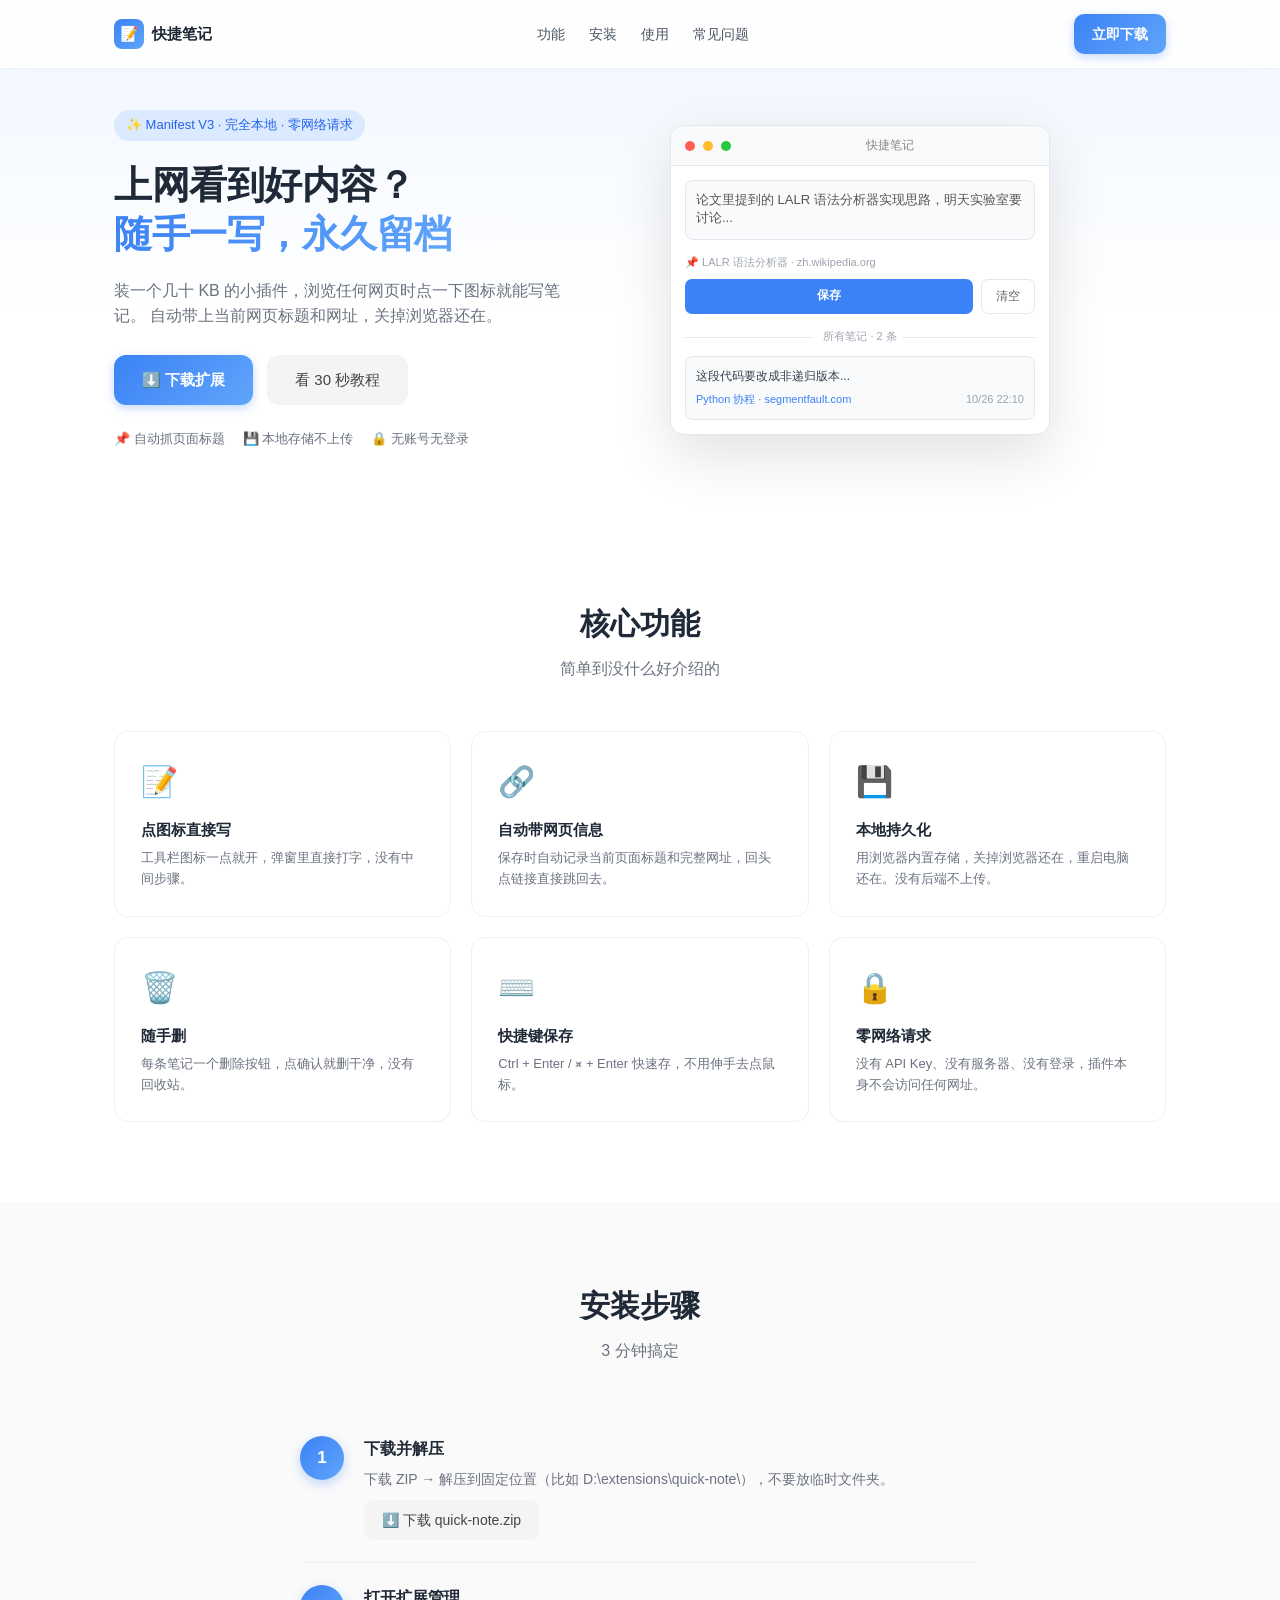
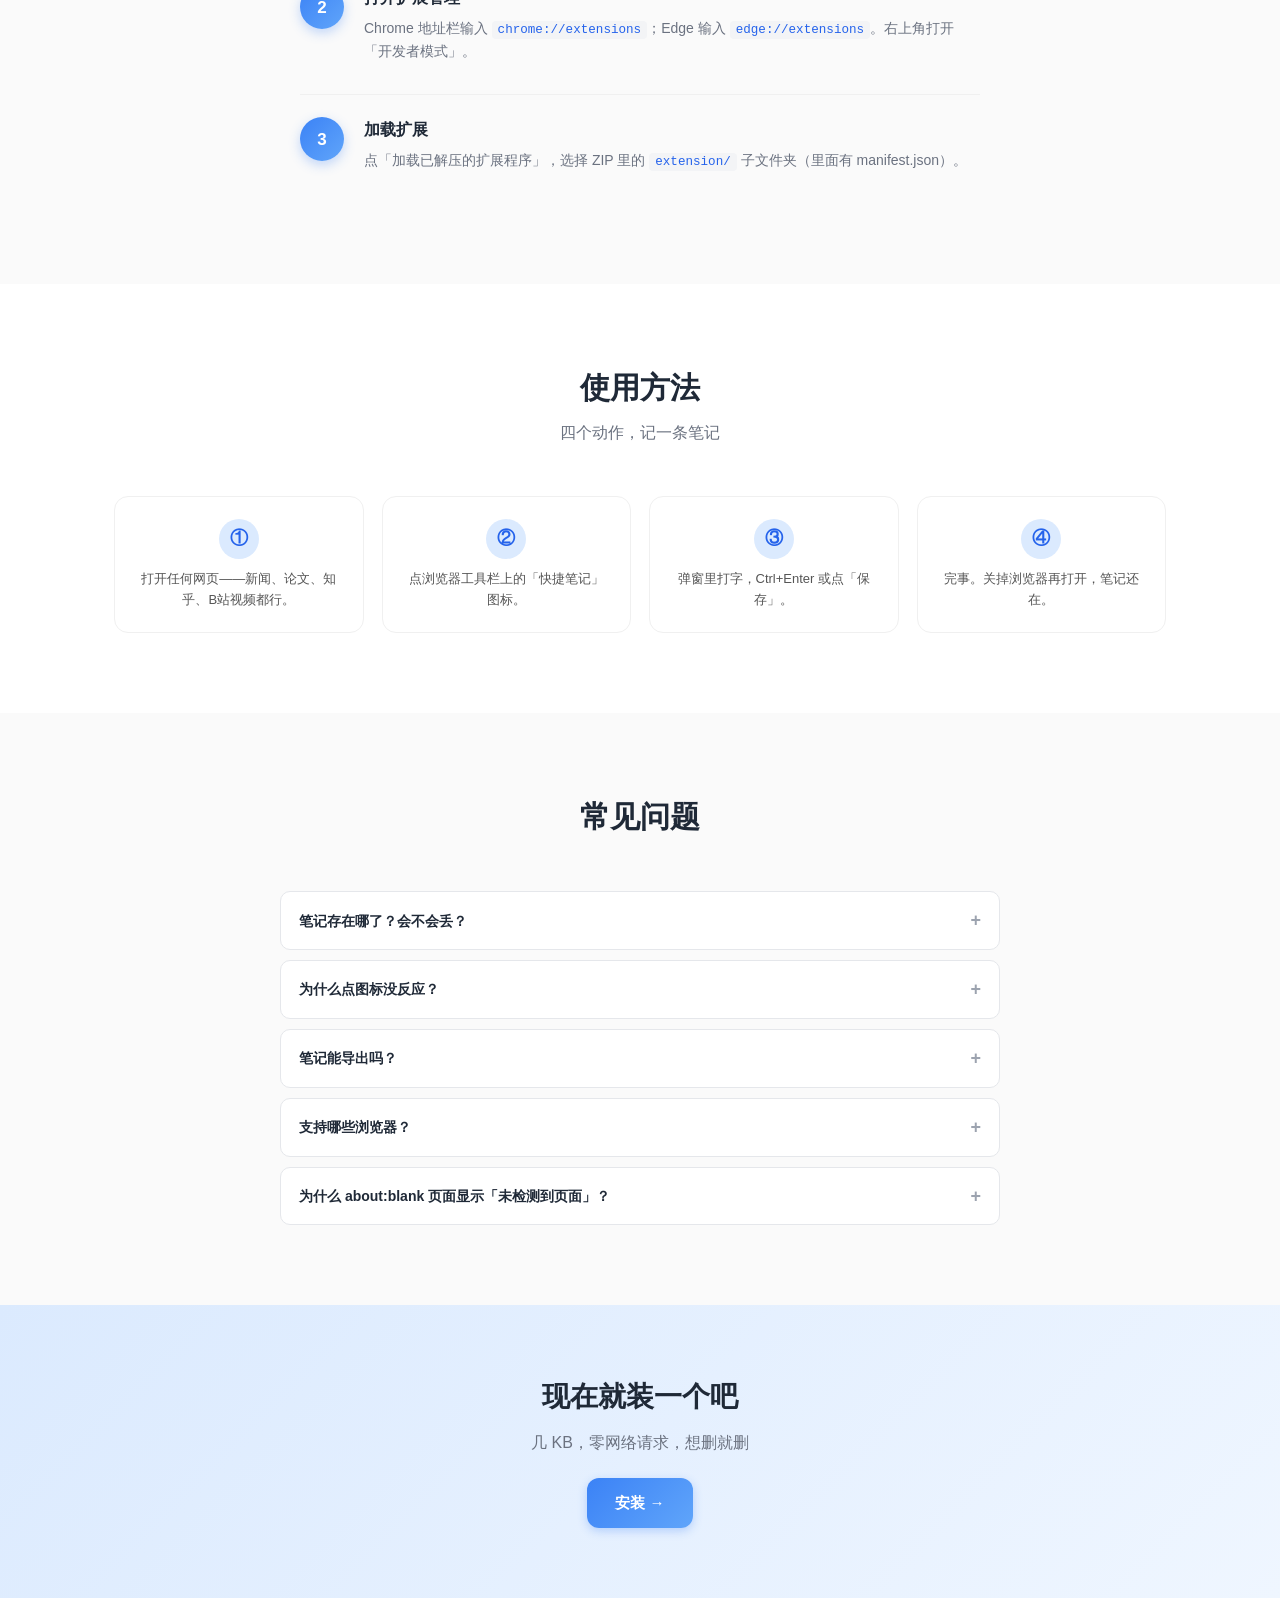
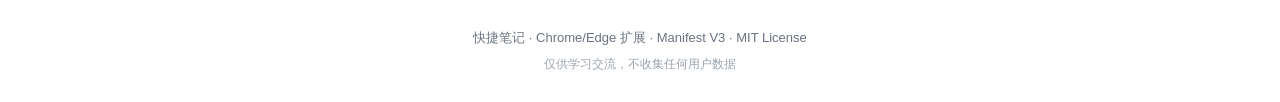
<file: docs/index.html>
<!DOCTYPE html>
<html lang="zh-CN">
<head>
  <meta charset="UTF-8">
  <meta name="viewport" content="width=device-width, initial-scale=1.0">
  <title>快捷笔记 · 上网随手记的浏览器插件</title>
  <meta name="description" content="免费 Chrome/Edge 扩展，上网浏览时随手记笔记，自动带当前网页标题和网址，本地存储不上传。">
  <link rel="stylesheet" href="style.css">
</head>
<body>

  <!-- Nav -->
  <nav class="nav">
    <div class="nav-inner">
      <a href="#" class="nav-brand">
        <div class="nav-logo">📝</div>
        <span>快捷笔记</span>
      </a>
      <ul class="nav-links">
        <li><a href="#features">功能</a></li>
        <li><a href="#install">安装</a></li>
        <li><a href="#usage">使用</a></li>
        <li><a href="#faq">常见问题</a></li>
      </ul>
      <a href="#install" class="btn-primary">立即下载</a>
    </div>
  </nav>

  <!-- Hero -->
  <section class="hero">
    <div class="container">
      <div class="hero-content">
        <span class="badge">✨ Manifest V3 · 完全本地 · 零网络请求</span>
        <h1>上网看到好内容？<br><span class="highlight">随手一写，永久留档</span></h1>
        <p class="hero-desc">
          装一个几十 KB 的小插件，浏览任何网页时点一下图标就能写笔记。
          自动带上当前网页标题和网址，关掉浏览器还在。
        </p>
        <div class="hero-cta">
          <a href="#install" class="btn-primary btn-lg">⬇️ 下载扩展</a>
          <a href="#usage" class="btn-ghost btn-lg">看 30 秒教程</a>
        </div>
        <div class="hero-meta">
          <span>📌 自动抓页面标题</span>
          <span>💾 本地存储不上传</span>
          <span>🔒 无账号无登录</span>
        </div>
      </div>
      <div class="hero-visual">
        <div class="mock-popup">
          <div class="mock-popup-header">
            <span class="mock-dot mock-dot-r"></span>
            <span class="mock-dot mock-dot-y"></span>
            <span class="mock-dot mock-dot-g"></span>
            <span class="mock-title">快捷笔记</span>
          </div>
          <div class="mock-popup-body">
            <textarea class="mock-textarea" disabled>论文里提到的 LALR 语法分析器实现思路，明天实验室要讨论...</textarea>
            <div class="mock-meta">📌 LALR 语法分析器 · zh.wikipedia.org</div>
            <div class="mock-actions">
              <div class="mock-btn-save">保存</div>
              <div class="mock-btn-clear">清空</div>
            </div>
            <div class="mock-divider"><span>所有笔记 · 2 条</span></div>
            <div class="mock-note">
              <div class="mock-note-text">这段代码要改成非递归版本...</div>
              <div class="mock-note-foot">
                <a class="mock-link" href="#">Python 协程 · segmentfault.com</a>
                <span class="mock-time">10/26 22:10</span>
              </div>
            </div>
          </div>
        </div>
      </div>
    </div>
  </section>

  <!-- Features -->
  <section class="section" id="features">
    <div class="container">
      <div class="section-header">
        <h2>核心功能</h2>
        <p>简单到没什么好介绍的</p>
      </div>
      <div class="features-grid">

        <div class="feature-card">
          <div class="feature-icon">📝</div>
          <h3>点图标直接写</h3>
          <p>工具栏图标一点就开，弹窗里直接打字，没有中间步骤。</p>
        </div>

        <div class="feature-card">
          <div class="feature-icon">🔗</div>
          <h3>自动带网页信息</h3>
          <p>保存时自动记录当前页面标题和完整网址，回头点链接直接跳回去。</p>
        </div>

        <div class="feature-card">
          <div class="feature-icon">💾</div>
          <h3>本地持久化</h3>
          <p>用浏览器内置存储，关掉浏览器还在，重启电脑还在。没有后端不上传。</p>
        </div>

        <div class="feature-card">
          <div class="feature-icon">🗑️</div>
          <h3>随手删</h3>
          <p>每条笔记一个删除按钮，点确认就删干净，没有回收站。</p>
        </div>

        <div class="feature-card">
          <div class="feature-icon">⌨️</div>
          <h3>快捷键保存</h3>
          <p>Ctrl + Enter / ⌘ + Enter 快速存，不用伸手去点鼠标。</p>
        </div>

        <div class="feature-card">
          <div class="feature-icon">🔒</div>
          <h3>零网络请求</h3>
          <p>没有 API Key、没有服务器、没有登录，插件本身不会访问任何网址。</p>
        </div>

      </div>
    </div>
  </section>

  <!-- Install -->
  <section class="section section-alt" id="install">
    <div class="container">
      <div class="section-header">
        <h2>安装步骤</h2>
        <p>3 分钟搞定</p>
      </div>
      <ol class="steps">
        <li class="step">
          <div class="step-num">1</div>
          <div class="step-body">
            <h3>下载并解压</h3>
            <p>下载 ZIP → 解压到固定位置（比如 D:\extensions\quick-note\），不要放临时文件夹。</p>
            <a class="btn-ghost" href="quick-note.zip" download>⬇️ 下载 quick-note.zip</a>
          </div>
        </li>
        <li class="step">
          <div class="step-num">2</div>
          <div class="step-body">
            <h3>打开扩展管理</h3>
            <p>Chrome 地址栏输入 <code>chrome://extensions</code>；Edge 输入 <code>edge://extensions</code>。右上角打开「开发者模式」。</p>
          </div>
        </li>
        <li class="step">
          <div class="step-num">3</div>
          <div class="step-body">
            <h3>加载扩展</h3>
            <p>点「加载已解压的扩展程序」，选择 ZIP 里的 <code>extension/</code> 子文件夹（里面有 manifest.json）。</p>
          </div>
        </li>
      </ol>
    </div>
  </section>

  <!-- Usage -->
  <section class="section" id="usage">
    <div class="container">
      <div class="section-header">
        <h2>使用方法</h2>
        <p>四个动作，记一条笔记</p>
      </div>
      <div class="usage-grid">
        <div class="usage-step">
          <div class="u-num">①</div>
          <p>打开任何网页——新闻、论文、知乎、B站视频都行。</p>
        </div>
        <div class="usage-step">
          <div class="u-num">②</div>
          <p>点浏览器工具栏上的「快捷笔记」图标。</p>
        </div>
        <div class="usage-step">
          <div class="u-num">③</div>
          <p>弹窗里打字，Ctrl+Enter 或点「保存」。</p>
        </div>
        <div class="usage-step">
          <div class="u-num">④</div>
          <p>完事。关掉浏览器再打开，笔记还在。</p>
        </div>
      </div>
    </div>
  </section>

  <!-- FAQ -->
  <section class="section section-alt" id="faq">
    <div class="container">
      <div class="section-header">
        <h2>常见问题</h2>
      </div>
      <div class="faq-list">
        <details class="faq-item">
          <summary>笔记存在哪了？会不会丢？</summary>
          <p>存在浏览器本地存储（chrome.storage.local），关掉浏览器、重启电脑都不会丢。但卸载扩展时会一起清掉，也不会跨浏览器同步（Chrome 和 Edge 存储是独立的）。</p>
        </details>
        <details class="faq-item">
          <summary>为什么点图标没反应？</summary>
          <p>大概率是加载时选了错的文件夹——必须选 <code>extension/</code> 子目录（里面有 manifest.json），不是整个项目根目录。重载后再试。</p>
        </details>
        <details class="faq-item">
          <summary>笔记能导出吗？</summary>
          <p>目前版本没做导出功能。要备份可以手动复制重要内容。后续版本会加导出 JSON/Markdown。</p>
        </details>
        <details class="faq-item">
          <summary>支持哪些浏览器？</summary>
          <p>任何 Chromium 内核的浏览器：Chrome、Edge、360、QQ 浏览器、Vivaldi 等。Firefox 不支持（用的是 WebExtensions 不同 API）。</p>
        </details>
        <details class="faq-item">
          <summary>为什么 about:blank 页面显示「未检测到页面」？</summary>
          <p>新标签页内部地址 chrome:// / edge:// / about:blank 这些页面 tab.query 拿不到 title 和 url，所以显示这个，属于正常现象。</p>
        </details>
      </div>
    </div>
  </section>

  <!-- CTA -->
  <section class="cta">
    <div class="container">
      <h2>现在就装一个吧</h2>
      <p>几 KB，零网络请求，想删就删</p>
      <a href="#install" class="btn-primary btn-lg">安装 →</a>
    </div>
  </section>

  <footer class="footer">
    <div class="container">
      <p>快捷笔记 · Chrome/Edge 扩展 · Manifest V3 · MIT License</p>
      <p class="muted">仅供学习交流，不收集任何用户数据</p>
    </div>
  </footer>

  <script src="script.js"></script>
</body>
</html>
</file>
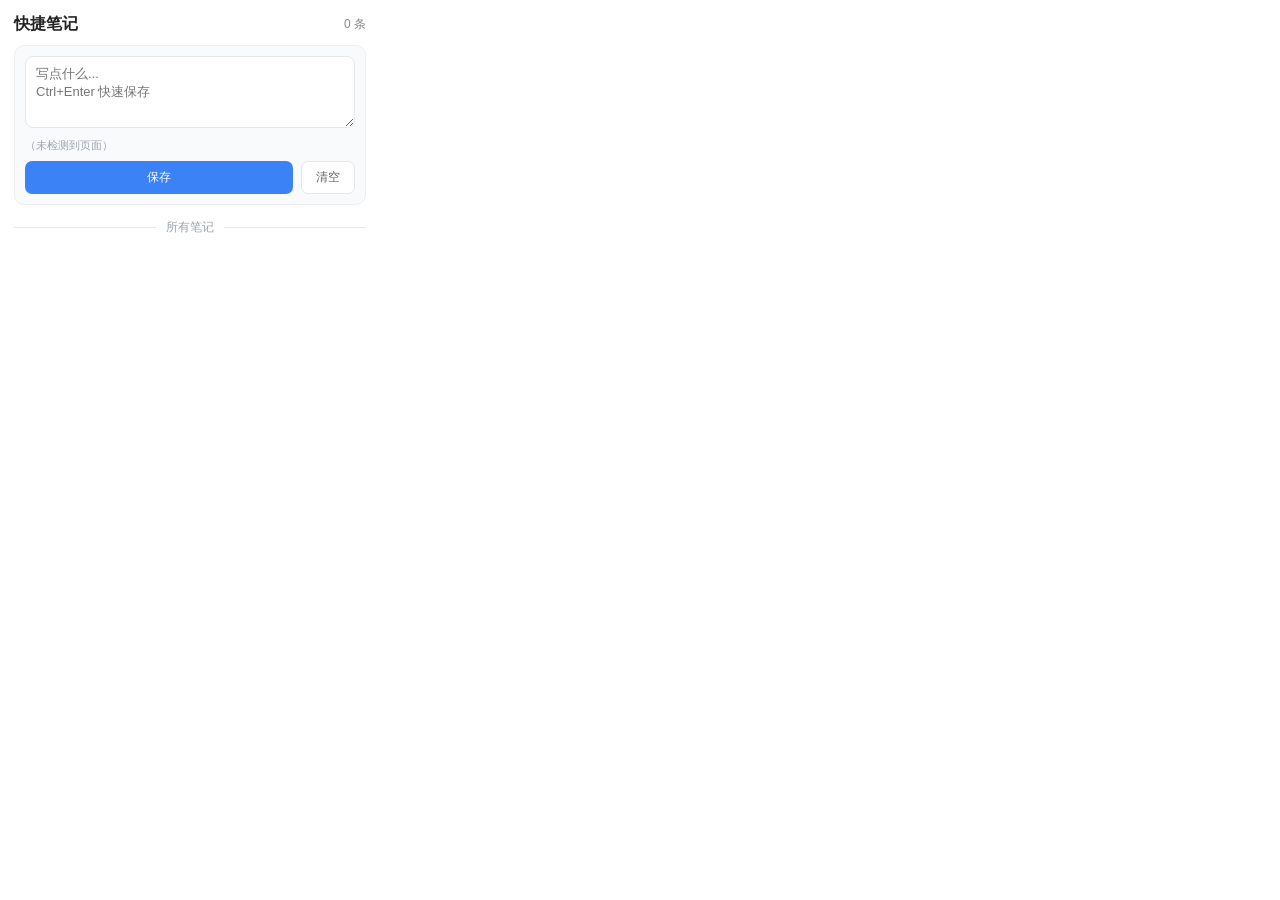
<file: extension/popup.html>
<!DOCTYPE html>
<html lang="zh-CN">
<head>
  <meta charset="UTF-8">
  <title>快捷笔记</title>
  <link rel="stylesheet" href="popup.css">
</head>
<body>
  <header class="top">
    <h1>快捷笔记</h1>
    <span id="count" class="count">0 条</span>
  </header>

  <!-- 输入区 -->
  <section class="input-box">
    <textarea id="noteInput" placeholder="写点什么...&#10;Ctrl+Enter 快速保存"></textarea>
    <div class="input-meta" id="meta">加载当前页面信息...</div>
    <div class="input-actions">
      <button id="saveBtn" class="btn btn-save">保存</button>
      <button id="clearInput" class="btn btn-ghost">清空</button>
    </div>
  </section>

  <div class="divider">
    <span>所有笔记</span>
  </div>

  <!-- 笔记列表 -->
  <section id="list" class="list"></section>
  <div id="empty" class="empty hidden">还没有笔记，先记一条吧～</div>

  <script src="popup.js"></script>
</body>
</html>
</file>
<file: docs/style.css>
* { box-sizing: border-box; margin: 0; padding: 0; }
html { scroll-behavior: smooth; }
body {
  font-family: -apple-system, BlinkMacSystemFont, "PingFang SC", "Microsoft YaHei", sans-serif;
  color: #1f2937; background: #fff; line-height: 1.6; -webkit-font-smoothing: antialiased;
}
a { text-decoration: none; color: inherit; }
code { background: #f3f4f6; color: #2563eb; padding: 2px 6px; border-radius: 4px; font-size: 0.9em; font-family: ui-monospace, monospace; }
.container { max-width: 1100px; margin: 0 auto; padding: 0 24px; }

/* Nav */
.nav {
  position: fixed; top: 0; left: 0; right: 0; z-index: 50;
  background: rgba(255,255,255,0.88); backdrop-filter: blur(12px);
  border-bottom: 1px solid rgba(0,0,0,0.05);
}
.nav-inner { max-width: 1100px; margin: 0 auto; padding: 14px 24px; display: flex; align-items: center; justify-content: space-between; gap: 20px; }
.nav-brand { display: flex; align-items: center; gap: 8px; font-weight: 700; font-size: 15px; }
.nav-logo {
  width: 30px; height: 30px; border-radius: 8px;
  background: linear-gradient(135deg, #3b82f6, #60a5fa);
  display: flex; align-items: center; justify-content: center; font-size: 15px;
}
.nav-links { display: flex; gap: 24px; list-style: none; }
.nav-links a { font-size: 14px; color: #4b5563; transition: color .2s; }
.nav-links a:hover { color: #2563eb; }

.btn-primary {
  display: inline-flex; align-items: center; gap: 6px;
  background: linear-gradient(135deg, #3b82f6, #60a5fa);
  color: #fff; padding: 9px 18px; border-radius: 10px; font-weight: 600; font-size: 14px;
  box-shadow: 0 3px 10px rgba(59,130,246,0.3); transition: all .2s ease; border: none; cursor: pointer;
  font-family: inherit;
}
.btn-primary:hover { transform: translateY(-1px); box-shadow: 0 5px 16px rgba(59,130,246,0.4); }
.btn-ghost {
  display: inline-flex; align-items: center; gap: 6px;
  background: #f4f4f5; color: #444; padding: 9px 18px; border-radius: 10px;
  font-weight: 500; font-size: 14px; transition: all .2s; border: none; cursor: pointer; font-family: inherit;
}
.btn-ghost:hover { background: #e8e8ea; color: #222; }
.btn-lg { padding: 13px 28px; font-size: 15px; border-radius: 12px; }

/* Hero */
.hero { padding: 110px 0 70px; background: linear-gradient(180deg, #eff6ff 0%, #fff 60%); }
.hero .container { display: grid; grid-template-columns: 1fr 1fr; gap: 60px; align-items: center; }
.badge { display: inline-block; background: #dbeafe; color: #2563eb; padding: 5px 12px; border-radius: 20px; font-size: 13px; font-weight: 500; margin-bottom: 20px; }
.hero h1 { font-size: 38px; font-weight: 800; line-height: 1.3; letter-spacing: -0.5px; }
.highlight { background: linear-gradient(135deg, #3b82f6, #60a5fa); -webkit-background-clip: text; background-clip: text; color: transparent; }
.hero-desc { font-size: 16px; color: #6b7280; margin-top: 18px; max-width: 460px; }
.hero-cta { display: flex; gap: 14px; margin-top: 26px; flex-wrap: wrap; }
.hero-meta { display: flex; gap: 18px; margin-top: 24px; flex-wrap: wrap; font-size: 13px; color: #6b7280; }

/* Mock popup (right visual) */
.mock-popup {
  background: #fff; border-radius: 14px; box-shadow: 0 20px 60px rgba(0,0,0,0.12);
  overflow: hidden; border: 1px solid #e5e7eb; max-width: 380px;
}
.mock-popup-header { background: #f9fafb; padding: 10px 14px; display: flex; align-items: center; gap: 8px; border-bottom: 1px solid #e5e7eb; }
.mock-dot { width: 10px; height: 10px; border-radius: 50%; }
.mock-dot-r { background: #ff5f56; } .mock-dot-y { background: #ffbd2e; } .mock-dot-g { background: #27c93f; }
.mock-title { flex: 1; margin-left: 6px; font-size: 12px; color: #888; text-align: center; }
.mock-popup-body { padding: 14px; }
.mock-textarea { width: 100%; height: 60px; background: #f9fafb; border: 1px solid #e5e7eb; border-radius: 8px; padding: 10px; font-size: 13px; color: #555; font-family: inherit; resize: none; }
.mock-meta { font-size: 11px; color: #9ca3af; margin-top: 6px; }
.mock-actions { display: flex; gap: 8px; margin-top: 8px; }
.mock-btn-save { flex: 1; background: #3b82f6; color: #fff; padding: 7px 0; border-radius: 7px; font-size: 12px; font-weight: 600; text-align: center; }
.mock-btn-clear { background: #fff; border: 1px solid #e5e7eb; color: #666; padding: 7px 14px; border-radius: 7px; font-size: 12px; text-align: center; }
.mock-divider { margin: 14px 0 10px; font-size: 11px; color: #9ca3af; text-align: center; position: relative; }
.mock-divider::before, .mock-divider::after { content: ''; position: absolute; top: 50%; width: 38%; height: 1px; background: #e5e7eb; }
.mock-divider::before { left: 0; } .mock-divider::after { right: 0; }
.mock-divider span { background: #fff; padding: 0 10px; position: relative; }
.mock-note { background: #f9fafb; border: 1px solid #e5e7eb; border-radius: 8px; padding: 10px; }
.mock-note-text { font-size: 12px; color: #374151; line-height: 1.5; }
.mock-note-foot { display: flex; justify-content: space-between; font-size: 11px; margin-top: 6px; }
.mock-link { color: #3b82f6; }
.mock-time { color: #9ca3af; }

/* Sections */
.section { padding: 80px 0; }
.section-alt { background: #fafafa; }
.section-header { text-align: center; margin-bottom: 50px; }
.section-header h2 { font-size: 30px; font-weight: 800; }
.section-header p { color: #6b7280; margin-top: 8px; }

/* Features */
.features-grid { display: grid; grid-template-columns: repeat(3, 1fr); gap: 20px; }
.feature-card { background: #fff; border-radius: 14px; padding: 26px; border: 1px solid #f0f0f0; transition: all .25s; }
.feature-card:hover { transform: translateY(-3px); box-shadow: 0 10px 28px rgba(0,0,0,0.06); border-color: #bfdbfe; }
.feature-icon { font-size: 30px; margin-bottom: 12px; }
.feature-card h3 { font-size: 15px; font-weight: 700; margin-bottom: 6px; }
.feature-card p { font-size: 13px; color: #6b7280; }

/* Steps */
.steps { max-width: 680px; margin: 0 auto; counter-reset: step; }
.step { display: flex; gap: 20px; padding: 22px 0; border-bottom: 1px solid #f0f0f0; }
.step:last-child { border-bottom: none; }
.step-num { flex-shrink: 0; width: 44px; height: 44px; border-radius: 50%; background: linear-gradient(135deg, #3b82f6, #60a5fa); color: #fff; font-weight: 700; font-size: 17px; display: flex; align-items: center; justify-content: center; box-shadow: 0 4px 12px rgba(59,130,246,0.3); }
.step-body h3 { font-size: 16px; font-weight: 700; margin-bottom: 6px; }
.step-body p { font-size: 14px; color: #6b7280; margin-bottom: 10px; }

/* Usage */
.usage-grid { display: grid; grid-template-columns: repeat(4, 1fr); gap: 18px; }
.usage-step { background: #fff; border-radius: 14px; padding: 22px; text-align: center; border: 1px solid #f0f0f0; }
.u-num { width: 40px; height: 40px; margin: 0 auto 10px; background: #dbeafe; color: #2563eb; border-radius: 50%; font-weight: 700; font-size: 18px; display: flex; align-items: center; justify-content: center; }
.usage-step p { font-size: 13px; color: #555; }

/* FAQ */
.faq-list { max-width: 720px; margin: 0 auto; display: flex; flex-direction: column; gap: 10px; }
.faq-item { background: #fff; border: 1px solid #e5e7eb; border-radius: 10px; padding: 0; }
.faq-item summary { cursor: pointer; padding: 14px 18px; font-weight: 600; font-size: 14px; list-style: none; display: flex; justify-content: space-between; align-items: center; }
.faq-item summary::after { content: '+'; font-size: 18px; color: #9ca3af; transition: transform .2s; }
.faq-item[open] summary::after { content: '−'; }
.faq-item p { padding: 0 18px 14px; font-size: 13px; color: #6b7280; }

/* CTA */
.cta { padding: 70px 0; background: linear-gradient(135deg, #dbeafe, #eff6ff); text-align: center; }
.cta h2 { font-size: 28px; font-weight: 800; margin-bottom: 10px; }
.cta p { color: #6b7280; margin-bottom: 22px; }

/* Footer */
.footer { padding: 30px 0; text-align: center; color: #6b7280; font-size: 13px; }
.footer .muted { margin-top: 6px; font-size: 12px; color: #9ca3af; }

/* Responsive */
@media (max-width: 900px) {
  .nav-links { display: none; }
  .hero { padding: 100px 0 50px; }
  .hero .container { grid-template-columns: 1fr; gap: 40px; }
  .hero-visual { order: -1; }
  .hero h1 { font-size: 28px; }
  .features-grid { grid-template-columns: repeat(2, 1fr); }
  .usage-grid { grid-template-columns: repeat(2, 1fr); }
  .section { padding: 50px 0; }
}
@media (max-width: 540px) {
  .features-grid { grid-template-columns: 1fr; }
  .usage-grid { grid-template-columns: 1fr; }
  .hero h1 { font-size: 24px; }
}
</file>
<file: extension/popup.css>
* { box-sizing: border-box; margin: 0; padding: 0; }
html, body { width: 380px; font-family: -apple-system, "PingFang SC", "Microsoft YaHei", sans-serif; color: #222; }
body { padding: 14px; }

.top { display: flex; justify-content: space-between; align-items: center; margin-bottom: 10px; }
.top h1 { font-size: 16px; font-weight: 700; }
.count { font-size: 12px; color: #888; }

/* 输入框 */
.input-box { background: #f9fafb; border: 1px solid #eee; border-radius: 10px; padding: 10px; }
textarea#noteInput {
  width: 100%; min-height: 72px; max-height: 160px; resize: vertical;
  border: 1px solid #e5e7eb; border-radius: 8px; padding: 8px 10px;
  font-size: 13px; font-family: inherit; outline: none;
  transition: border-color .15s;
}
textarea#noteInput:focus { border-color: #3b82f6; }

.input-meta { font-size: 11px; color: #9ca3af; margin-top: 6px; white-space: nowrap; overflow: hidden; text-overflow: ellipsis; }
.input-actions { display: flex; gap: 8px; margin-top: 8px; }

.btn { padding: 7px 14px; border-radius: 7px; font-size: 12px; font-weight: 500; border: none; cursor: pointer; font-family: inherit; transition: all .15s; }
.btn-save { background: #3b82f6; color: #fff; flex: 1; }
.btn-save:hover { background: #2563eb; }
.btn-ghost { background: #fff; color: #666; border: 1px solid #e5e7eb; }
.btn-ghost:hover { background: #f3f4f6; }

/* 分隔 */
.divider {
  display: flex; align-items: center; margin: 14px 0 10px;
  font-size: 12px; color: #9ca3af;
}
.divider::before, .divider::after { content: ''; flex: 1; height: 1px; background: #e5e7eb; }
.divider span { padding: 0 10px; }

/* 列表 */
.list { display: flex; flex-direction: column; gap: 8px; max-height: 340px; overflow-y: auto; }
.note-card {
  background: #fff; border: 1px solid #e5e7eb; border-radius: 8px;
  padding: 10px 12px; font-size: 13px;
}
.note-card .text { white-space: pre-wrap; word-break: break-word; line-height: 1.5; margin-bottom: 6px; }
.note-card .foot {
  display: flex; justify-content: space-between; align-items: center;
  font-size: 11px; color: #9ca3af; gap: 8px;
}
.note-card .source a {
  color: #3b82f6; text-decoration: none; max-width: 180px;
  white-space: nowrap; overflow: hidden; text-overflow: ellipsis; display: inline-block; vertical-align: bottom;
}
.note-card .source a:hover { text-decoration: underline; }
.note-card .del {
  background: none; border: none; color: #ef4444; cursor: pointer; font-size: 11px; padding: 2px 6px; border-radius: 4px;
}
.note-card .del:hover { background: #fef2f2; }

.empty { text-align: center; padding: 30px 10px; color: #bbb; font-size: 13px; }
.hidden { display: none !important; }
</file>
